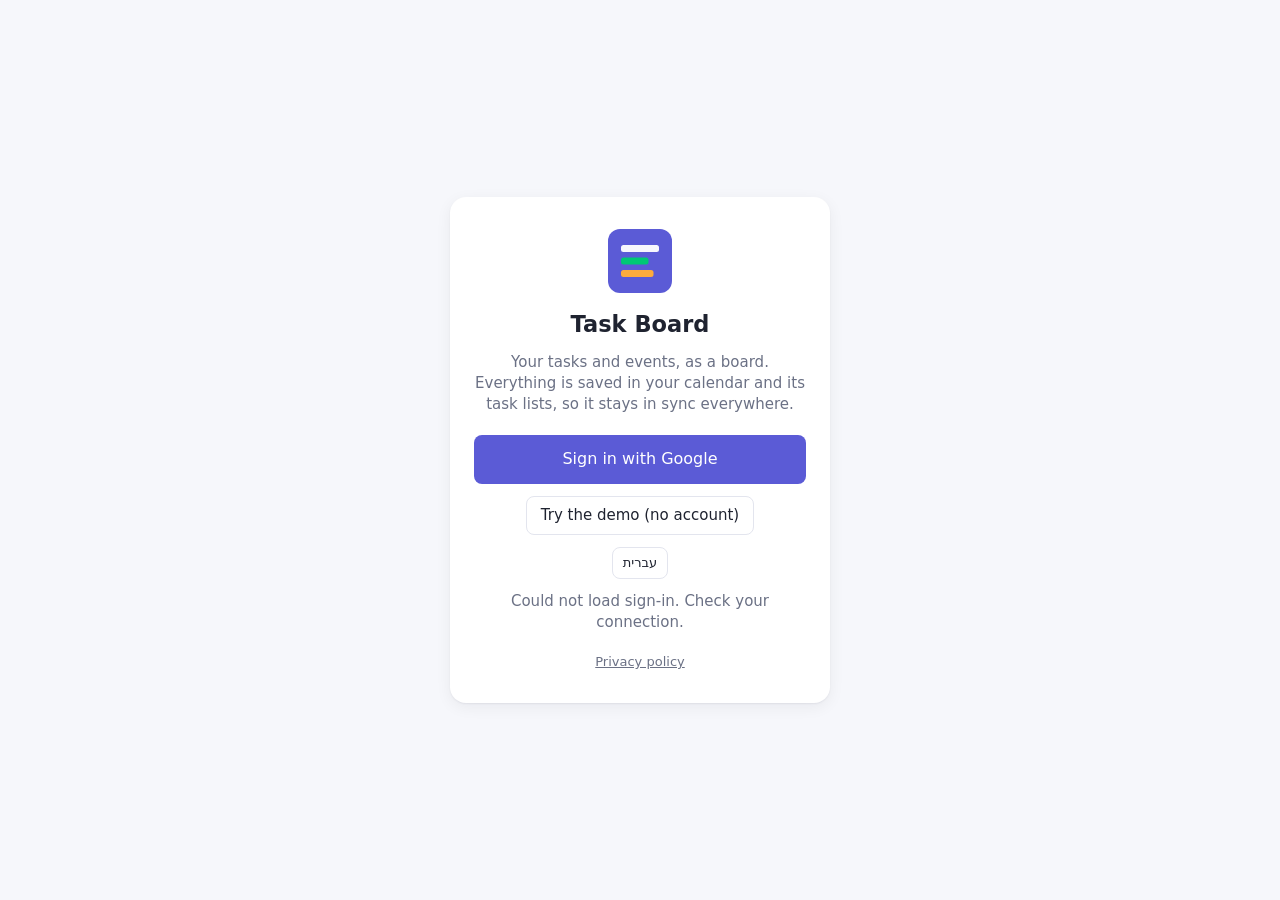
<file: index.html>
<!doctype html>
<html lang="en">
<head>
  <meta charset="utf-8">
  <meta name="viewport" content="width=device-width, initial-scale=1, viewport-fit=cover">
  <!-- Security: the app may only load its own files and talk to Microsoft and Google sign-in and APIs. -->
  <meta http-equiv="Content-Security-Policy" content="default-src 'self'; script-src 'self' https://accounts.google.com/gsi/client; style-src 'self' 'unsafe-inline' https://accounts.google.com/gsi/style; img-src 'self' data: blob:; connect-src 'self' https://login.microsoftonline.com https://graph.microsoft.com https://www.googleapis.com https://tasks.googleapis.com https://oauth2.googleapis.com https://accounts.google.com; frame-src https://login.microsoftonline.com https://login.live.com https://accounts.google.com; object-src 'none'; base-uri 'self'; form-action 'self'">
  <meta name="theme-color" content="#5b5bd6">
  <meta name="apple-mobile-web-app-capable" content="yes">
  <meta name="apple-mobile-web-app-title" content="Tasks">
  <title>Task Board</title>
  <link rel="manifest" href="manifest.webmanifest">
  <link rel="icon" href="icons/icon.svg" type="image/svg+xml">
  <link rel="apple-touch-icon" href="icons/icon-192.png">
  <link rel="stylesheet" href="styles.css?v=14">
</head>
<body>
  <!-- Sign-in screen -->
  <section id="signin" class="signin" hidden>
    <div class="signin-card">
      <img src="icons/icon.svg" alt="" width="64" height="64">
      <h1 data-i18n="app.name">Task Board</h1>
      <p data-i18n="signin.blurb">Your tasks and events, as a board.</p>
      <button id="btn-signin-ms" class="btn primary big" data-i18n="signin.microsoft">Sign in with Microsoft</button>
      <button id="btn-signin-google" class="btn primary big" data-i18n="signin.google">Sign in with Google</button>
      <button id="btn-demo" class="btn ghost" data-i18n="signin.demo">Try the demo (no account)</button>
      <button class="btn ghost small btn-lang" data-i18n="top.lang">עברית</button>
      <p id="signin-error" class="error" hidden></p>
      <a class="muted privacy-link" href="privacy.html" data-i18n="signin.privacy">Privacy policy</a>
      <button class="btn ghost small btn-profile" hidden></button>
    </div>
  </section>

  <!-- Who is using this device (when several profiles are set up) -->
  <section id="profiles" class="signin" hidden>
    <div class="signin-card">
      <img src="icons/icon.svg" alt="" width="64" height="64">
      <h1 data-i18n="profile.who">Who's using Task Board?</h1>
      <div id="profile-list" class="profile-list"></div>
      <button class="btn ghost small btn-lang" data-i18n="top.lang">עברית</button>
    </div>
  </section>

  <!-- Main app -->
  <div id="app" hidden>
    <header class="topbar">
      <div class="brand"><img src="icons/icon.svg" alt="" width="28" height="28"><span data-i18n="app.name">Task Board</span></div>
      <input id="search" class="search" type="search" dir="auto" placeholder="Search…" aria-label="Search" data-i18n-placeholder="top.search" data-i18n-aria-label="top.search">
      <div class="seg views" role="tablist" aria-label="View">
        <button data-view="table" class="active" data-i18n="top.table">Table</button>
        <button data-view="board" data-i18n="top.board">Board</button>
        <button data-view="calendar" data-i18n="top.calendar">Calendar</button>
        <button data-view="priorities" data-i18n="top.priorities">Priorities</button>
        <button data-view="overview" data-i18n="top.overview">Overview</button>
      </div>
      <div class="top-actions">
        <button id="btn-refresh" class="btn icon" title="Sync now" aria-label="Sync now" data-i18n-title="top.sync" data-i18n-aria-label="top.sync">⟳</button>
        <button id="btn-new" class="btn primary" data-i18n="top.new">+ New</button>
        <button id="btn-connect" class="btn ghost small" hidden></button>
        <button id="btn-help" class="btn ghost small icon-text" title="Keyboard shortcuts" data-i18n-title="keys.title">⌨</button>
        <button class="btn ghost small btn-lang" data-i18n="top.lang">עברית</button>
        <button class="btn ghost small btn-profile" hidden></button>
        <button id="btn-signout" class="btn ghost small" data-i18n="top.signout">Sign out</button>
      </div>
    </header>

    <div class="filters">
      <div class="seg small" aria-label="Show">
        <button data-kind="all" class="active" data-i18n="filter.all">All</button>
        <button data-kind="task" data-i18n="filter.tasks">☑ Tasks</button>
        <button data-kind="event" data-i18n="filter.events">📅 Events</button>
      </div>
      <label class="check"><input id="hide-done" type="checkbox"> <span data-i18n="filter.hideDone">Hide done</span></label>
      <button id="btn-filters" class="btn ghost small"><span data-i18n="filter.more">Filters</span> <span id="filter-count"></span></button>
      <span id="sync-state" class="muted"></span>
    </div>

    <div id="filter-panel" class="filter-panel" hidden>
      <label><span data-i18n="col.status">Status</span> <select id="f-status"></select></label>
      <label><span data-i18n="col.priority">Priority</span> <select id="f-priority"></select></label>
      <label><span data-i18n="col.date">Date</span> <select id="f-due"></select></label>
      <label><span data-i18n="filter.category">Category</span> <select id="f-category"></select></label>
      <label><span data-i18n="filter.label">Tag</span> <select id="f-label"></select></label>
      <label class="table-only"><span data-i18n="filter.groupBy">Group by</span> <select id="f-group"></select></label>
      <label><span data-i18n="filter.sortBy">Sort by</span> <select id="f-sort"></select></label>
      <button id="btn-clear-filters" class="btn ghost small" data-i18n="filter.clear">Clear filters</button>
      <button id="btn-tags" class="btn ghost small" data-i18n="tags.manage">🏷 Manage tags</button>
    </div>

    <div id="views-bar" class="views-bar"></div>

    <div id="banner" class="banner" hidden></div>
    <main id="view"></main>

    <div id="bulk-bar" class="bulk-bar" hidden>
      <strong id="bulk-count"></strong>
      <select id="bulk-status" aria-label="Status"></select>
      <select id="bulk-priority" aria-label="Priority"></select>
      <input id="bulk-date" type="date" aria-label="Date">
      <select id="bulk-list" aria-label="List"></select>
      <input id="bulk-label" dir="auto" data-i18n-placeholder="bulk.addLabel" placeholder="+ Label" aria-label="Label">
      <button id="bulk-delete" class="btn danger small" data-i18n="edit.delete">Delete</button>
      <button id="bulk-clear" class="btn ghost small" data-i18n="bulk.clear">Clear selection</button>
    </div>
  </div>

  <!-- Edit dialog -->
  <dialog id="editor">
    <form id="edit-form" method="dialog">
      <h2 id="edit-title">New item</h2>
      <label><span data-i18n="edit.title">Title</span> <input name="title" required autocomplete="off" dir="auto"></label>
      <div class="row2">
        <label><span data-i18n="edit.type">Type</span>
          <select name="source">
            <option value="task" data-i18n="edit.typeTask">Task</option>
            <option value="event" data-i18n="edit.typeEvent">Calendar event</option>
          </select>
        </label>
        <label id="list-field"><span data-i18n="edit.list">List</span> <select name="containerId"></select></label>
      </div>
      <div class="row2">
        <label><span data-i18n="edit.status">Status</span> <select name="status"></select></label>
        <label><span data-i18n="edit.priority">Priority</span> <select name="priority"></select></label>
      </div>
      <div class="row3">
        <label><span data-i18n="edit.date">Date</span> <input name="date" type="date"></label>
        <label class="ev-only"><span data-i18n="edit.start">Start</span> <input name="startTime" type="time"></label>
        <label class="ev-only"><span data-i18n="edit.end">End</span> <input name="endTime" type="time"></label>
      </div>
      <p class="hint ev-only" data-i18n="edit.allDayHint">Leave the times empty for an all-day event.</p>
      <div class="row2">
        <label id="repeat-field"><span data-i18n="edit.repeat">Repeat</span> <select name="repeat"></select></label>
        <label id="remind-field"><span data-i18n="edit.remind">Reminder</span>
          <span class="remind-ctl">
            <select name="remindMode" class="task-only" aria-label="Reminder"></select>
            <input name="remindTime" type="time" class="task-only" aria-label="Time">
            <input name="remindAt" type="datetime-local" class="task-only" aria-label="Date and time">
            <select name="remindMin" class="ev-only"></select>
          </span>
        </label>
      </div>
      <p id="series-hint" class="hint" data-i18n="edit.seriesHint" hidden></p>

      <div id="labels-field" class="field">
        <span class="field-label" data-i18n="edit.labels">Tags</span>
        <div class="chips-edit"><span id="label-chips"></span><input id="label-input" list="label-options" dir="auto" data-i18n-placeholder="edit.labelAdd" placeholder="+ Add tag"></div>
        <div class="tag-add-row"><span class="muted" data-i18n="tags.inCategory">Category for new tags:</span> <select id="label-cat" aria-label="Category"></select></div>
        <datalist id="label-options"></datalist>
      </div>

      <div id="checklist-field" class="field task-only">
        <span class="field-label"><span data-i18n="edit.checklist">Checklist</span> <span id="checklist-progress" class="muted"></span></span>
        <ul id="checklist" class="checklist"></ul>
        <input id="checklist-add" dir="auto" data-i18n-placeholder="edit.checklistAdd" placeholder="+ Add a step">
      </div>

      <label><span data-i18n="edit.notes">Notes</span> <textarea name="notes" rows="3" dir="auto"></textarea></label>

      <div id="links-field" class="field task-only">
        <span class="field-label" data-i18n="edit.links">Links</span>
        <ul id="links" class="linklist"></ul>
        <div class="link-add">
          <input id="link-url" type="url" inputmode="url" placeholder="https://…" aria-label="URL">
          <input id="link-title" dir="auto" data-i18n-placeholder="edit.linkTitle" placeholder="Title (optional)">
          <button type="button" id="btn-link-add" class="btn ghost small" data-i18n="edit.linkAdd">Add</button>
        </div>
      </div>

      <div id="files-field" class="field">
        <span class="field-label" data-i18n="edit.files">Files</span>
        <ul id="files" class="linklist"></ul>
        <p id="files-hint" class="hint" hidden></p>
        <label class="btn ghost small file-btn"><span data-i18n="edit.fileAdd">+ Attach file</span><input id="file-input" type="file" hidden></label>
      </div>

      <div class="dialog-actions">
        <button type="button" id="btn-delete" class="btn danger" data-i18n="edit.delete">Delete</button>
        <button type="button" id="btn-block" class="btn ghost" data-i18n="edit.block">📅 Block time</button>
        <span class="spacer"></span>
        <button type="button" id="btn-cancel" class="btn ghost" data-i18n="edit.cancel">Cancel</button>
        <button type="submit" class="btn primary" data-i18n="edit.save">Save</button>
      </div>
    </form>
  </dialog>

  <!-- Manage tags: change a tag's category or remove it everywhere -->
  <dialog id="tags-dialog">
    <div class="tags-dlg">
      <h2 data-i18n="tags.title">Tags</h2>
      <p class="hint" data-i18n="tags.hint">Pick a category for each tag. The change is saved on every task that has the tag.</p>
      <div id="tags-list" class="tags-list"></div>
      <div class="dialog-actions"><span class="spacer"></span><button class="btn primary" id="btn-tags-close" data-i18n="keys.close">Close</button></div>
    </div>
  </dialog>

  <!-- Keyboard shortcuts -->
  <dialog id="shortcuts">
    <div class="shortcuts">
      <h2 data-i18n="keys.title">Keyboard shortcuts</h2>
      <dl id="shortcut-list"></dl>
      <div class="dialog-actions"><span class="spacer"></span><button class="btn primary" id="btn-shortcuts-close" data-i18n="keys.close">Close</button></div>
    </div>
  </dialog>

  <!-- Confirm / name prompt -->
  <dialog id="ask">
    <form method="dialog" class="ask">
      <p id="ask-msg"></p>
      <input id="ask-input" dir="auto" autocomplete="off" hidden>
      <div class="dialog-actions"><span class="spacer"></span><button value="cancel" class="btn ghost" data-i18n="edit.cancel">Cancel</button><button value="ok" id="ask-ok" class="btn primary">OK</button></div>
    </form>
  </dialog>

  <div id="menu" class="menu" hidden></div>
  <div id="toast" class="toast" hidden></div>

  <script src="config.js?v=14"></script>
  <script src="i18n.js?v=14"></script>
  <script src="core.js?v=14"></script>
  <script src="backends.js?v=14"></script>
  <script src="app.js?v=14"></script>
</body>
</html>
</file>
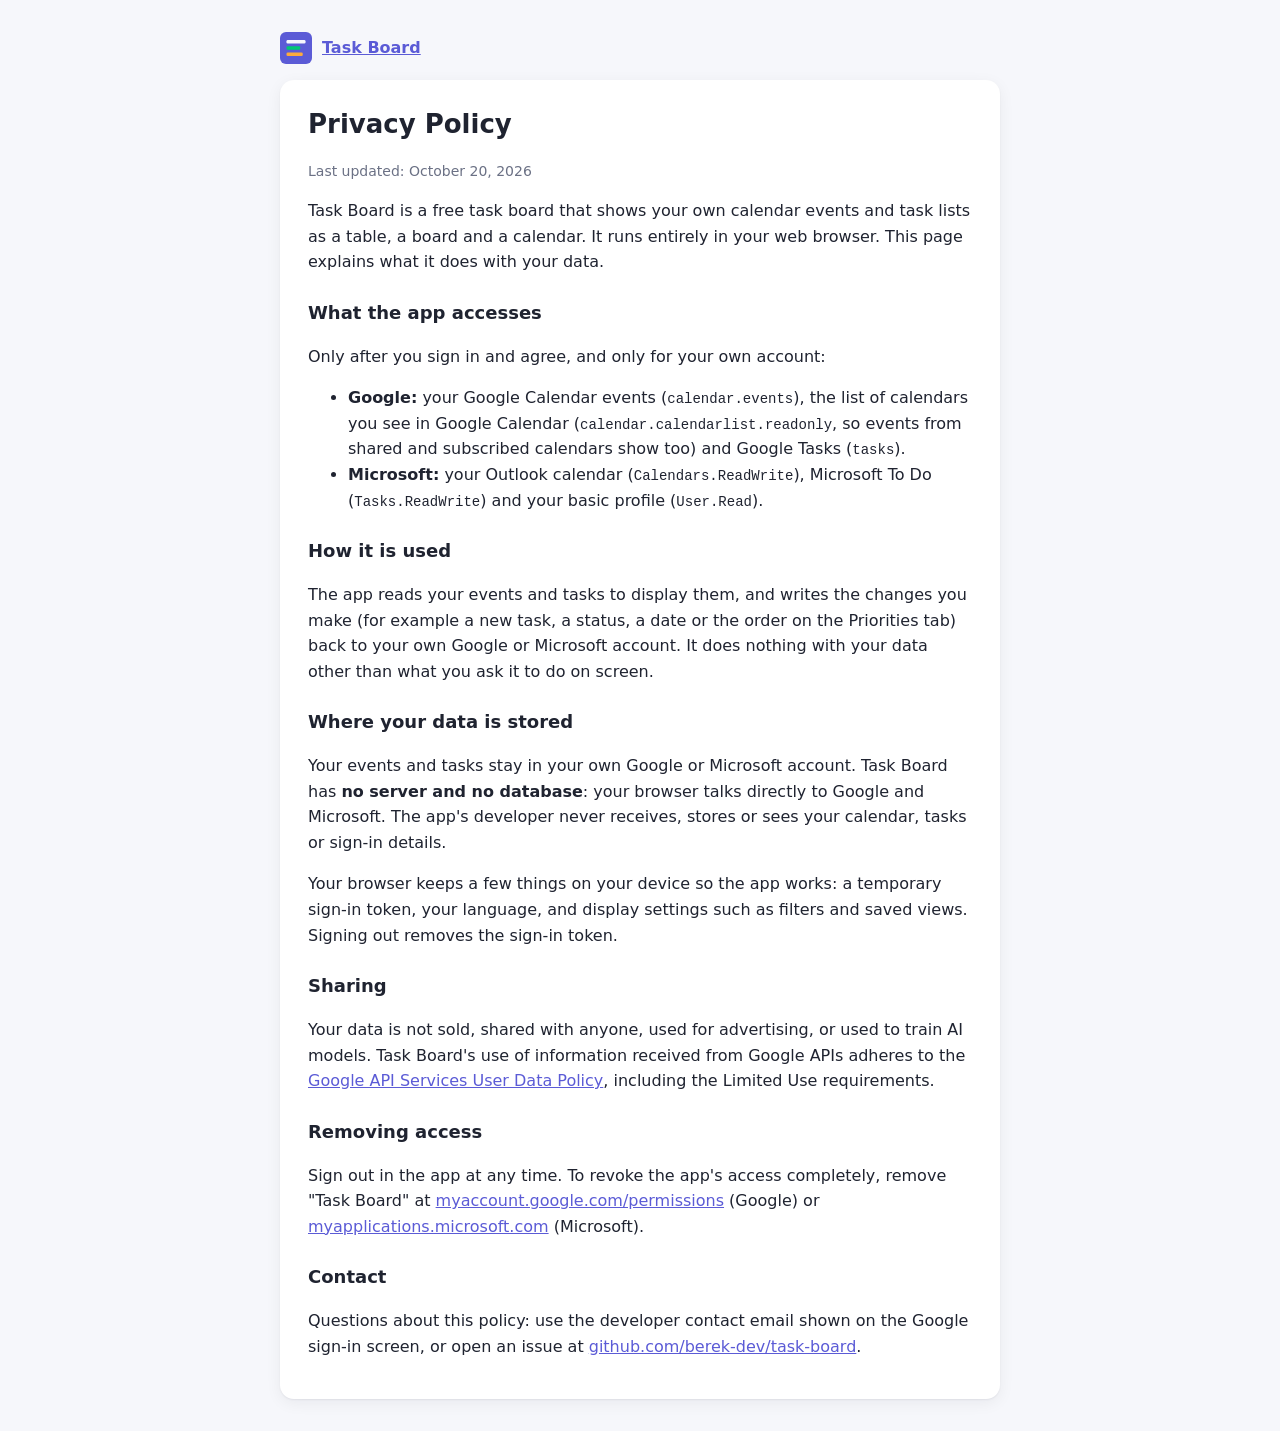
<file: privacy.html>
<!doctype html>
<html lang="en">
<head>
  <meta charset="utf-8">
  <meta name="viewport" content="width=device-width, initial-scale=1">
  <meta http-equiv="Content-Security-Policy" content="default-src 'self'; style-src 'self' 'unsafe-inline'">
  <title>Task Board – Privacy Policy</title>
  <link rel="icon" href="icons/icon.svg" type="image/svg+xml">
  <style>
    :root { --bg: #f6f7fb; --surface: #fff; --text: #1f2330; --muted: #6b7185; --accent: #5b5bd6; color-scheme: light; }
    @media (prefers-color-scheme: dark) { :root { --bg: #15161c; --surface: #1e2029; --text: #e8e9ef; --muted: #9aa0b4; --accent: #7c7cf0; color-scheme: dark; } }
    body { margin: 0; background: var(--bg); color: var(--text); font: 16px/1.6 system-ui, -apple-system, "Segoe UI", Roboto, sans-serif; }
    main { max-width: 720px; margin: 0 auto; padding: 32px max(16px, env(safe-area-inset-left)); }
    .card { background: var(--surface); border-radius: 14px; padding: 24px 28px; box-shadow: 0 1px 2px rgba(20,20,40,.06), 0 4px 16px rgba(20,20,40,.06); }
    h1 { font-size: 26px; margin: 0 0 4px; } h2 { font-size: 18px; margin: 24px 0 6px; }
    .muted { color: var(--muted); font-size: 14px; } a { color: var(--accent); }
    header { display: flex; align-items: center; gap: 10px; margin-bottom: 16px; font-weight: 600; }
    code { font-size: 14px; }
  </style>
</head>
<body>
<main>
  <header><img src="icons/icon.svg" alt="" width="32" height="32"> <a href="./">Task Board</a></header>
  <div class="card">
    <h1>Privacy Policy</h1>
    <p class="muted">Last updated: October 20, 2026</p>

    <p>Task Board is a free task board that shows your own calendar events and task lists as a table, a board
    and a calendar. It runs entirely in your web browser. This page explains what it does with your data.</p>

    <h2>What the app accesses</h2>
    <p>Only after you sign in and agree, and only for your own account:</p>
    <ul>
      <li><strong>Google:</strong> your Google Calendar events (<code>calendar.events</code>), the list of calendars you see in Google Calendar (<code>calendar.calendarlist.readonly</code>, so events from shared and subscribed calendars show too) and Google Tasks (<code>tasks</code>).</li>
      <li><strong>Microsoft:</strong> your Outlook calendar (<code>Calendars.ReadWrite</code>), Microsoft To Do (<code>Tasks.ReadWrite</code>) and your basic profile (<code>User.Read</code>).</li>
    </ul>

    <h2>How it is used</h2>
    <p>The app reads your events and tasks to display them, and writes the changes you make (for example a new
    task, a status, a date or the order on the Priorities tab) back to your own Google or Microsoft account.
    It does nothing with your data other than what you ask it to do on screen.</p>

    <h2>Where your data is stored</h2>
    <p>Your events and tasks stay in your own Google or Microsoft account. Task Board has <strong>no server and no
    database</strong>: your browser talks directly to Google and Microsoft. The app's developer never receives,
    stores or sees your calendar, tasks or sign-in details.</p>
    <p>Your browser keeps a few things on your device so the app works: a temporary sign-in token, your language,
    and display settings such as filters and saved views. Signing out removes the sign-in token.</p>

    <h2>Sharing</h2>
    <p>Your data is not sold, shared with anyone, used for advertising, or used to train AI models.
    Task Board's use of information received from Google APIs adheres to the
    <a href="https://developers.google.com/terms/api-services-user-data-policy" target="_blank" rel="noopener">Google API Services User Data Policy</a>,
    including the Limited Use requirements.</p>

    <h2>Removing access</h2>
    <p>Sign out in the app at any time. To revoke the app's access completely, remove "Task Board" at
    <a href="https://myaccount.google.com/permissions" target="_blank" rel="noopener">myaccount.google.com/permissions</a> (Google) or
    <a href="https://myapplications.microsoft.com" target="_blank" rel="noopener">myapplications.microsoft.com</a> (Microsoft).</p>

    <h2>Contact</h2>
    <p>Questions about this policy: use the developer contact email shown on the Google sign-in screen, or open an
    issue at <a href="https://github.com/berek-dev/task-board/issues" target="_blank" rel="noopener">github.com/berek-dev/task-board</a>.</p>
  </div>
</main>
</body>
</html>
</file>
<file: styles.css>
:root {
  --bg: #f6f7fb;
  --surface: #ffffff;
  --surface-2: #f0f1f6;
  --text: #1f2330;
  --muted: #6b7185;
  --border: #e3e5ee;
  --accent: #5b5bd6;
  --accent-text: #ffffff;
  --danger: #d83a52;
  --s-todo: #c4c4c4;
  --s-working: #fdab3d;
  --s-stuck: #e2445c;
  --s-done: #00c875;
  --p-none: #e3e5ee;
  --p-low: #579bfc;
  --p-medium: #a25ddc;
  --p-high: #401694;
  --radius: 10px;
  --shadow: 0 1px 2px rgba(20, 20, 40, .06), 0 4px 16px rgba(20, 20, 40, .06);
}
@media (prefers-color-scheme: dark) {
  :root:not([data-theme="light"]) {
    --bg: #15161c;
    --surface: #1e2029;
    --surface-2: #272a35;
    --text: #e8e9ef;
    --muted: #9aa0b4;
    --border: #2f3240;
    --accent: #7c7cf0;
    --s-todo: #6b6f80;
    --p-none: #2f3240;
    --p-high: #7b4fd6;
    --shadow: 0 1px 2px rgba(0, 0, 0, .3), 0 4px 16px rgba(0, 0, 0, .25);
    color-scheme: dark;
  }
}
:root[data-theme="dark"] {
  --bg: #15161c;
  --surface: #1e2029;
  --surface-2: #272a35;
  --text: #e8e9ef;
  --muted: #9aa0b4;
  --border: #2f3240;
  --accent: #7c7cf0;
  --s-todo: #6b6f80;
  --p-none: #2f3240;
  --p-high: #7b4fd6;
  --shadow: 0 1px 2px rgba(0, 0, 0, .3), 0 4px 16px rgba(0, 0, 0, .25);
  color-scheme: dark;
}

* { box-sizing: border-box; }
html, body { margin: 0; }
body {
  background: var(--bg);
  color: var(--text);
  font: 15px/1.4 system-ui, -apple-system, "Segoe UI", Roboto, sans-serif;
  -webkit-tap-highlight-color: transparent;
  padding-bottom: env(safe-area-inset-bottom);
}
[hidden] { display: none !important; }
button, input, select, textarea { font: inherit; color: inherit; }
.muted { color: var(--muted); font-size: 13px; }
.error { color: var(--danger); }

/* Buttons */
.btn {
  border: 1px solid transparent; border-radius: 8px; padding: 8px 14px;
  background: var(--surface-2); cursor: pointer; white-space: nowrap;
}
.btn:hover { filter: brightness(.97); }
.btn.primary { background: var(--accent); color: var(--accent-text); }
.btn.ghost { background: transparent; border-color: var(--border); }
.btn.danger { background: transparent; color: var(--danger); border-color: var(--danger); }
.btn.big { padding: 12px 20px; font-size: 16px; width: 100%; }
.btn.small { padding: 6px 10px; font-size: 13px; }
.btn.icon { padding: 6px 10px; font-size: 18px; line-height: 1; background: transparent; }
.btn.icon.spin { animation: spin 1s linear infinite; }
@keyframes spin { to { transform: rotate(360deg); } }

/* Sign-in */
.signin { min-height: 100vh; display: grid; place-items: center; padding: 16px; }
.signin-card {
  background: var(--surface); border-radius: 16px; box-shadow: var(--shadow);
  padding: 32px 24px; max-width: 380px; width: 100%; text-align: center;
  display: grid; gap: 12px; justify-items: center;
}
.signin-card h1 { margin: 4px 0 0; }
.signin-card p { margin: 0 0 8px; color: var(--muted); }

/* Top bar */
.topbar {
  position: sticky; top: 0; z-index: 5;
  display: flex; align-items: center; gap: 12px; flex-wrap: wrap;
  padding: 10px 16px; padding-top: max(10px, env(safe-area-inset-top));
  background: var(--surface); border-bottom: 1px solid var(--border);
}
.brand { display: flex; align-items: center; gap: 8px; font-weight: 700; font-size: 17px; }
.search {
  flex: 1; min-width: 140px; max-width: 360px;
  border: 1px solid var(--border); border-radius: 8px; padding: 8px 12px; background: var(--bg);
}
.top-actions { display: flex; gap: 8px; align-items: center; margin-inline-start: auto; }
.seg { display: inline-flex; background: var(--surface-2); border-radius: 8px; padding: 3px; }
.seg button { border: 0; background: transparent; padding: 6px 12px; border-radius: 6px; cursor: pointer; }
.seg button.active { background: var(--surface); box-shadow: var(--shadow); font-weight: 600; }
.seg.small button { padding: 4px 10px; font-size: 13px; }

.filters { display: flex; align-items: center; gap: 14px; padding: 12px 16px 0; flex-wrap: wrap; }
.check { display: inline-flex; gap: 6px; align-items: center; font-size: 14px; cursor: pointer; }
.banner {
  margin: 12px 16px 0; padding: 10px 14px; border-radius: 8px;
  background: #fff3cd; color: #6b4e00; cursor: pointer;
}
main { padding: 16px; }

/* Table view */
.group { margin-bottom: 24px; }
.group-head {
  display: flex; align-items: center; gap: 8px; margin: 0 0 8px;
  font-weight: 700; font-size: 17px; cursor: pointer; user-select: none;
}
.group-head .count { font-weight: 400; color: var(--muted); font-size: 13px; }
.group-head .caret { transition: transform .15s; display: inline-block; }
.group.collapsed .caret { transform: rotate(-90deg); }
.group.collapsed .table { display: none; }
.table {
  background: var(--surface); border-radius: var(--radius); box-shadow: var(--shadow);
  border-inline-start: 6px solid var(--group-color, var(--accent)); overflow: hidden;
}
.tr {
  display: grid; grid-template-columns: 38px minmax(0, 1fr) 140px 110px 150px;
  align-items: stretch; border-bottom: 1px solid var(--border); min-height: 44px;
}
.tr:last-child { border-bottom: 0; }
.tr.head { font-size: 12px; color: var(--muted); min-height: 34px; }
.tr.head > div { display: flex; align-items: center; justify-content: center; }
.tr.head > div:nth-child(2) { justify-content: flex-start; padding-inline-start: 4px; }
.cell-title {
  display: flex; align-items: center; gap: 8px; padding: 8px 10px 8px 4px; padding-inline: 4px 10px; cursor: pointer; min-width: 0;
}
.cell-title .t { overflow: hidden; text-overflow: ellipsis; white-space: nowrap; }
.cell-title .kind { flex: none; font-size: 14px; opacity: .8; }
.tr.done .cell-title .t { text-decoration: line-through; color: var(--muted); }
.cell-date { display: flex; align-items: center; justify-content: center; font-size: 13px; color: var(--muted); padding: 0 8px; text-align: center; }
.cell-date.overdue { color: var(--danger); font-weight: 600; }
.pill {
  border: 0; margin: 0; width: 100%; height: 100%; min-height: 44px; color: #fff;
  font-size: 13px; font-weight: 500; cursor: pointer; border-inline-start: 1px solid var(--surface);
}
.pill.p-none { color: var(--muted); }
.add-row { padding: 0; }
.add-row input {
  width: 100%; border: 0; background: transparent; padding: 12px 14px; outline: none;
}
.add-row input::placeholder { color: var(--muted); }

/* Board view */
.board { display: grid; grid-template-columns: repeat(4, minmax(240px, 1fr)); gap: 14px; overflow-x: auto; }
.col { background: var(--surface-2); border-radius: var(--radius); padding: 10px; min-height: 200px; }
.col.drop { outline: 2px dashed var(--accent); }
.col-head {
  display: flex; justify-content: space-between; align-items: center; color: #fff; font-weight: 600;
  padding: 8px 12px; border-radius: 8px; margin-bottom: 10px;
}
.card {
  background: var(--surface); border-radius: 8px; box-shadow: var(--shadow);
  padding: 10px 12px; margin-bottom: 8px; cursor: grab; border-inline-start: 4px solid var(--group-color, var(--accent));
}
.card.dragging { opacity: .5; }
.card .t { font-weight: 500; margin-bottom: 6px; word-break: break-word; }
.card .meta { display: flex; gap: 8px; flex-wrap: wrap; align-items: center; font-size: 12px; color: var(--muted); }
.tag { padding: 2px 8px; border-radius: 99px; color: #fff; font-size: 11px; }
.card .meta .overdue { color: var(--danger); font-weight: 600; }

.empty { text-align: center; color: var(--muted); padding: 48px 16px; }

/* Popover menu */
.menu {
  position: fixed; z-index: 20; background: var(--surface); border-radius: 10px;
  box-shadow: 0 8px 30px rgba(0, 0, 0, .2); padding: 6px; display: grid; gap: 4px; min-width: 160px;
}
.menu button {
  border: 0; border-radius: 6px; padding: 9px 12px; color: #fff; cursor: pointer; font-weight: 500; text-align: center;
}
.menu button.p-none { color: var(--muted); }

/* Dialog */
dialog {
  border: 0; border-radius: 14px; padding: 0; width: min(520px, calc(100vw - 24px));
  background: var(--surface); color: var(--text); box-shadow: 0 20px 60px rgba(0, 0, 0, .3);
}
dialog::backdrop { background: rgba(10, 10, 20, .45); }
dialog form { display: grid; gap: 12px; padding: 20px; }
dialog h2 { margin: 0 0 4px; font-size: 19px; }
dialog label { display: grid; gap: 4px; font-size: 13px; color: var(--muted); }
dialog input, dialog select, dialog textarea {
  border: 1px solid var(--border); border-radius: 8px; padding: 9px 10px; background: var(--bg); width: 100%;
}
.row2 { display: grid; grid-template-columns: 1fr 1fr; gap: 10px; }
.row3 { display: grid; grid-template-columns: 1.4fr 1fr 1fr; gap: 10px; }
.hint { margin: -6px 0 0; font-size: 12px; color: var(--muted); }
.dialog-actions { display: flex; gap: 8px; align-items: center; margin-top: 4px; }
.spacer { flex: 1; }
form.is-task .ev-only { display: none; }
form.is-task .row3 { grid-template-columns: 1fr; }

.toast {
  position: fixed; left: 50%; bottom: calc(20px + env(safe-area-inset-bottom)); transform: translateX(-50%);
  background: #222; color: #fff; padding: 10px 16px; border-radius: 8px; z-index: 30; max-width: 90vw;
}

/* Phone layout */
@media (max-width: 720px) {
  .topbar { gap: 6px; padding: 8px 12px; flex-wrap: wrap; }
  .brand span { display: none; }
  .topbar .seg button { padding: 6px 9px; }
  .top-actions { gap: 4px; }
  .top-actions .btn { padding: 7px 10px; }
  #btn-signout { font-size: 12px; }
  .search { order: 5; flex-basis: 100%; max-width: none; }
  .filters { padding: 10px 12px 0; gap: 10px; }
  main { padding: 12px; }
  .tr { grid-template-columns: 34px minmax(0, 1fr) 130px; grid-template-rows: auto auto; }
  .tr.head { display: none; }
  .tr > .cell-sel { grid-row: 1 / 3; }
  .cell-title { grid-column: 2 / 4; padding-bottom: 2px; flex-wrap: wrap; row-gap: 4px; }
  .tr > .pill-status { grid-column: 2; grid-row: 2; }
  .tr > .pill-priority { display: none; }
  .tr > .cell-date { grid-column: 3; grid-row: 2; justify-content: flex-end; padding-inline-end: 12px; }
  .pill { min-height: 32px; border-radius: 6px; margin: 4px 0 8px; width: auto; justify-self: start; padding: 0 14px; border-inline-start: 0; }
  .cell-title .t { white-space: normal; }
  .board { grid-template-columns: repeat(4, 82vw); scroll-snap-type: x mandatory; }
  .col { scroll-snap-align: start; }
  .row3 { grid-template-columns: 1fr 1fr; }
  .row3 label:first-child { grid-column: 1 / 3; }
}

/* Right-to-left (Hebrew) */
[dir="rtl"] .group.collapsed .caret { transform: rotate(90deg); }
[dir="rtl"] .cell-date, [dir="rtl"] .card .meta { unicode-bidi: plaintext; }
.btn-lang { font-size: 13px; }
@media (max-width: 720px) {
  .topbar .btn-lang { padding: 7px 8px; font-size: 12px; }
}

/* Overview */
.overview { display: grid; gap: 16px; }
.tiles { display: grid; grid-template-columns: repeat(4, 1fr); gap: 12px; }
.tile { background: var(--surface); border-radius: var(--radius); box-shadow: var(--shadow); padding: 14px 16px; }
.tile .num { font-size: 30px; font-weight: 700; line-height: 1.1; }
.tile .lbl { color: var(--muted); font-size: 13px; margin-top: 4px; }
.tile.warn { border-inline-start: 4px solid var(--danger); }
.tile.warn .num { color: var(--danger); }
.ov-cols { display: grid; grid-template-columns: 1fr 1fr; gap: 16px; align-items: start; }
.ov-cols > div { display: grid; gap: 16px; }
.panel { background: var(--surface); border-radius: var(--radius); box-shadow: var(--shadow); padding: 14px 16px; }
.panel h3 { margin: 0 0 12px; font-size: 15px; }
.panel h4 { margin: 12px 0 4px; font-size: 13px; color: var(--muted); font-weight: 600; }
.panel h4:first-of-type { margin-top: 0; }
.panel ul { list-style: none; margin: 0; padding: 0; }
.panel p { margin: 0; }
.sbar { display: flex; gap: 2px; height: 14px; border-radius: 4px; overflow: hidden; background: var(--surface-2); }
.sbar span { min-width: 6px; border-radius: 4px; }
.legend { display: grid; grid-template-columns: repeat(2, 1fr); gap: 6px 16px; margin-top: 12px !important; font-size: 14px; }
.legend li { display: flex; align-items: center; gap: 8px; }
.legend b { margin-inline-start: auto; }
.legend .muted { min-width: 36px; text-align: end; }
.dot { width: 10px; height: 10px; border-radius: 50%; flex: none; display: inline-block; }
.glist { margin-bottom: 14px; }
.glist:last-child { margin-bottom: 0; }
.glist-head { display: flex; justify-content: space-between; align-items: center; margin-bottom: 6px; font-size: 14px; gap: 8px; }
.gname { display: inline-flex; align-items: center; gap: 8px; font-weight: 600; }
.ov-item { display: flex; align-items: center; gap: 10px; padding: 8px 4px; border-bottom: 1px solid var(--border); cursor: pointer; font-size: 14px; }
.ov-item:last-child { border-bottom: 0; }
.ov-item:hover { background: var(--surface-2); }
.ov-item .t { flex: 1; min-width: 0; overflow: hidden; text-overflow: ellipsis; white-space: nowrap; }
.ov-item .when { color: var(--muted); font-size: 13px; white-space: nowrap; unicode-bidi: plaintext; }
.ov-item .when.overdue { color: var(--danger); font-weight: 600; }
@media (max-width: 720px) {
  .tiles { grid-template-columns: repeat(2, 1fr); }
  .ov-cols { grid-template-columns: 1fr; }
}

/* ---------- Selection, badges, labels ---------- */
.cell-sel { display: flex; align-items: center; justify-content: center; cursor: pointer; }
.cell-sel input { width: 16px; height: 16px; cursor: pointer; accent-color: var(--accent); }
.tr.selected { background: color-mix(in srgb, var(--accent) 8%, transparent); }
.badges { display: inline-flex; gap: 4px; flex-wrap: wrap; align-items: center; flex: none; max-width: 60%; }
.badge { font-size: 11px; color: var(--muted); background: var(--surface-2); border-radius: 99px; padding: 1px 7px; white-space: nowrap; }
.badge.full { color: var(--s-done); font-weight: 600; }
.lchip { display: inline-flex; align-items: center; gap: 5px; font-size: 11px; color: var(--text); border: 1px solid var(--border); border-radius: 99px; padding: 1px 8px; white-space: nowrap; background: var(--surface); }
.lchip .dot { width: 8px; height: 8px; background: var(--cat, var(--accent)); }
.lchip { border-color: color-mix(in srgb, var(--cat, var(--border)) 45%, var(--border)); background: color-mix(in srgb, var(--cat, transparent) 10%, var(--surface)); }
.lchip .lcat { color: var(--cat); font-weight: 600; }
.lchip .lcat::after { content: " ›"; color: var(--muted); font-weight: 400; }
.lchip .x { border: 0; background: none; color: var(--muted); cursor: pointer; padding: 0 0 0 2px; font-size: 14px; line-height: 1; }
.card .meta .badges { max-width: none; }

/* ---------- Filters and saved views ---------- */
#btn-filters.on { border-color: var(--accent); color: var(--accent); }
.filter-panel { display: flex; flex-wrap: wrap; gap: 10px 14px; align-items: end; margin: 10px 16px 0; padding: 12px 14px; background: var(--surface); border-radius: var(--radius); box-shadow: var(--shadow); }
.filter-panel label { display: grid; gap: 3px; font-size: 12px; color: var(--muted); }
.filter-panel select { border: 1px solid var(--border); border-radius: 8px; padding: 6px 8px; background: var(--bg); min-width: 130px; }
.views-bar { display: flex; gap: 8px; padding: 10px 16px 0; overflow-x: auto; scrollbar-width: none; }
.vchip { display: inline-flex; align-items: center; border: 1px solid var(--border); border-radius: 99px; background: var(--surface); white-space: nowrap; flex: none; font-size: 13px; }
.vchip button { border: 0; background: none; padding: 5px 12px; cursor: pointer; border-radius: 99px; }
.vchip .x { padding: 5px 10px 5px 0; padding-inline: 0 10px; color: var(--muted); }
.vchip.active { background: var(--accent); border-color: var(--accent); }
.vchip.active button { color: var(--accent-text); }
button.vchip.add { padding: 5px 12px; cursor: pointer; color: var(--accent); border-style: dashed; }

/* ---------- Bulk bar ---------- */
.bulk-bar {
  position: fixed; inset-inline: 0; bottom: 0; z-index: 15; display: flex; flex-wrap: wrap; gap: 8px; align-items: center;
  padding: 10px 16px calc(10px + env(safe-area-inset-bottom)); background: var(--surface); border-top: 2px solid var(--accent);
  box-shadow: 0 -6px 20px rgba(0, 0, 0, .12);
}
.bulk-bar select, .bulk-bar input { border: 1px solid var(--border); border-radius: 8px; padding: 6px 8px; background: var(--bg); max-width: 170px; }
body.has-bulk main { padding-bottom: 120px; }

/* ---------- Editor additions ---------- */
form:not(.is-task) .task-only { display: none; }
.field { display: grid; gap: 6px; }
.field-label { font-size: 13px; color: var(--muted); }
.chips-edit { display: flex; flex-wrap: wrap; gap: 6px; align-items: center; border: 1px solid var(--border); border-radius: 8px; padding: 6px 8px; background: var(--bg); }
.chips-edit #label-chips { display: contents; }
.chips-edit input { border: 0; background: transparent; padding: 3px 2px; flex: 1; min-width: 120px; outline: none; }
.lchip:has(.x) { font-size: 12px; padding: 2px 8px; }
.checklist, .linklist { list-style: none; margin: 0; padding: 0; display: grid; gap: 2px; }
.checklist li { display: flex; align-items: center; gap: 8px; }
.checklist li input[type=checkbox] { width: 16px; height: 16px; flex: none; accent-color: var(--s-done); }
.checklist .ck-text { flex: 1; border: 0 !important; border-bottom: 1px solid transparent !important; border-radius: 0 !important; padding: 5px 2px !important; background: transparent !important; }
.checklist .ck-text:focus { border-bottom-color: var(--accent) !important; outline: none; }
.checklist li.done .ck-text { text-decoration: line-through; color: var(--muted); }
.x { border: 0; background: none; color: var(--muted); cursor: pointer; font-size: 18px; line-height: 1; padding: 2px 6px; }
.x:hover { color: var(--danger); }
.linklist li { display: flex; align-items: center; gap: 8px; min-width: 0; }
.linklist a, .linkish { color: var(--accent); text-decoration: none; overflow: hidden; text-overflow: ellipsis; white-space: nowrap; flex: 1; text-align: start; }
.linkish { border: 0; background: none; cursor: pointer; padding: 4px 0; font: inherit; }
.link-add { display: grid; grid-template-columns: 1.4fr 1fr auto; gap: 6px; }
.file-btn { justify-self: start; display: inline-block !important; color: var(--text) !important; }
dialog#editor { max-height: calc(100dvh - 24px); }
dialog#editor form { overflow-y: auto; max-height: calc(100dvh - 24px); }

/* ---------- Shortcuts dialog ---------- */
.shortcuts { padding: 20px; }
.shortcuts h2 { margin: 0 0 12px; font-size: 19px; }
.shortcuts dl { display: grid; grid-template-columns: auto 1fr; gap: 8px 16px; margin: 0 0 12px; }
.shortcuts dt { white-space: nowrap; }
.shortcuts dd { margin: 0; color: var(--muted); }
kbd { font: 12px/1 ui-monospace, monospace; background: var(--surface-2); border: 1px solid var(--border); border-bottom-width: 2px; border-radius: 5px; padding: 3px 6px; }

/* ---------- Calendar ---------- */
.calendar { display: grid; gap: 12px; }
.cal-nav { display: flex; align-items: center; gap: 6px; flex-wrap: wrap; }
.cal-nav h3 { margin: 0 8px; font-size: 17px; flex: 1; }
.cal-nav .arrow { font-size: 18px; padding: 4px 12px; }
[dir="rtl"] .cal-nav .arrow { transform: scaleX(-1); }
.cal-body { display: grid; grid-template-columns: minmax(0, 1fr) 260px; gap: 14px; align-items: start; }
.cal-week, .cal-month { background: var(--surface); border-radius: var(--radius); box-shadow: var(--shadow); overflow: hidden; }
.cw-row { display: grid; grid-template-columns: 52px repeat(7, minmax(0, 1fr)); }
.gutter { font-size: 11px; color: var(--muted); display: flex; align-items: center; justify-content: center; text-align: center; }
.cw-heads { border-bottom: 1px solid var(--border); }
.cw-dayhead { display: flex; align-items: center; justify-content: center; gap: 6px; padding: 8px 2px; font-size: 13px; color: var(--muted); position: relative; }
.cw-dayhead b { font-size: 16px; color: var(--text); }
.cw-dayhead.today b { background: var(--accent); color: var(--accent-text); border-radius: 99px; min-width: 28px; height: 28px; display: inline-grid; place-items: center; }
.cw-allday { border-bottom: 1px solid var(--border); min-height: 36px; }
.cw-adcell { border-inline-start: 1px solid var(--border); padding: 3px; display: grid; gap: 3px; align-content: start; min-width: 0; }
.cal-scroll { max-height: calc(100dvh - 320px); min-height: 320px; overflow-y: auto; }
.cw-grid { position: relative; }
.hours { position: relative; display: block; }
.hours .hr { position: absolute; inset-inline: 0; transform: translateY(-50%); font-size: 11px; color: var(--muted); text-align: center; }
.hours .hr:first-child { transform: none; }
.cw-col {
  position: relative; border-inline-start: 1px solid var(--border);
  background-image: repeating-linear-gradient(to bottom, var(--border) 0 1px, transparent 1px var(--hour));
}
.cw-col.today { background-color: color-mix(in srgb, var(--accent) 5%, transparent); }
.cal-ev {
  position: absolute; box-sizing: border-box; padding: 2px 6px; border-radius: 6px; overflow: hidden; cursor: grab; font-size: 12px; line-height: 1.25;
  background: var(--surface-2); border: 1px solid var(--surface); border-inline-start: 4px solid var(--c);
}
.cal-ev .tm, .cal-chip .tm { color: var(--muted); font-size: 11px; margin-inline-end: 3px; }
.cal-ev.done, .cal-chip.done { opacity: .55; text-decoration: line-through; }
.cal-chip {
  font-size: 12px; padding: 2px 6px; border-radius: 5px; background: var(--surface-2); border-inline-start: 3px solid var(--c);
  white-space: nowrap; overflow: hidden; text-overflow: ellipsis; cursor: grab; min-width: 0;
}
.drop { outline: 2px dashed var(--accent); outline-offset: -2px; }
.dragging { opacity: .5; }
.cm-names { display: grid; grid-template-columns: repeat(7, minmax(0, 1fr)); border-bottom: 1px solid var(--border); }
.cm-name { text-align: center; font-size: 12px; color: var(--muted); padding: 8px 2px; }
.cm-grid { display: grid; grid-template-columns: repeat(7, minmax(0, 1fr)); grid-auto-rows: minmax(104px, auto); }
.cm-cell { border-inline-start: 1px solid var(--border); border-bottom: 1px solid var(--border); padding: 4px; display: grid; gap: 3px; align-content: start; min-width: 0; }
.cm-cell:nth-child(7n + 1) { border-inline-start: 0; }
.cm-cell.dim { background: var(--bg); }
.cm-cell.dim .cm-head b { color: var(--muted); }
.cm-head { display: flex; align-items: center; justify-content: space-between; font-size: 13px; }
.cm-cell.today .cm-head b { background: var(--accent); color: var(--accent-text); border-radius: 99px; min-width: 24px; height: 24px; display: inline-grid; place-items: center; }
.cm-add { border: 0; background: none; color: var(--muted); cursor: pointer; font-size: 16px; line-height: 1; padding: 0 4px; opacity: 0; }
.cw-dayhead .cm-add { position: absolute; inset-inline-end: 4px; }
.cm-cell:hover .cm-add, .cw-dayhead:hover .cm-add, .cm-add:focus { opacity: 1; }
@media (hover: none) { .cm-add { opacity: .6; } }
.cm-more { border: 0; background: none; color: var(--accent); font-size: 12px; cursor: pointer; text-align: start; padding: 0 4px; }
.cal-side { background: var(--surface); border-radius: var(--radius); box-shadow: var(--shadow); padding: 12px 14px; max-height: calc(100dvh - 200px); overflow-y: auto; }
.cal-side h3 { margin: 0 0 4px; font-size: 15px; }
.cal-side .hint { margin: 0 0 8px; }
.cal-side ul { list-style: none; margin: 0; padding: 0; }
.side-task { display: flex; align-items: center; gap: 8px; padding: 7px 4px; border-bottom: 1px solid var(--border); cursor: grab; font-size: 14px; }
.side-task:last-child { border-bottom: 0; }
.side-task .t { flex: 1; min-width: 0; overflow: hidden; text-overflow: ellipsis; white-space: nowrap; }
.side-task .when { color: var(--muted); font-size: 12px; white-space: nowrap; unicode-bidi: plaintext; }
.side-task .when.overdue { color: var(--danger); }

@media (max-width: 900px) {
  .cal-body { grid-template-columns: 1fr; }
  .cal-side { max-height: none; }
}
@media (max-width: 720px) {
  .filter-panel { margin: 10px 12px 0; }
  .filter-panel label { flex: 1 1 40%; }
  .filter-panel select { min-width: 0; width: 100%; }
  .views-bar { padding: 10px 12px 0; }
  .topbar .seg.views button { padding: 6px 7px; font-size: 14px; }
  #btn-help { display: none; }
  .cal-week { overflow-x: auto; }
  .cw-row { grid-template-columns: 40px repeat(7, minmax(64px, 1fr)); min-width: 500px; }
  .cal-scroll { overflow: visible; max-height: none; min-height: 0; }
  .cm-grid { grid-auto-rows: minmax(76px, auto); }
  .cm-cell .cal-chip { font-size: 10px; padding: 1px 3px; }
  .cm-cell .cal-chip .tm { display: none; }
  .link-add { grid-template-columns: 1fr; }
  .bulk-bar select, .bulk-bar input { flex: 1 1 40%; max-width: none; }
}
.dialog-actions { flex-wrap: wrap; }
dialog form > * { min-width: 0; }
@media (max-width: 720px) {
  .cw-dayhead { flex-direction: column; gap: 0; padding: 6px 2px; }
  .cw-dayhead span { font-size: 11px; }
  .cw-dayhead .cm-add { display: none; }
}

/* In-page confirm / prompt */
#ask { width: min(420px, calc(100vw - 32px)); }
.ask p { margin: 0; overflow-wrap: anywhere; }
.ask input { padding: 8px 10px; border: 1px solid var(--border); border-radius: 8px; background: var(--surface); }

/* Profile picker */
.profile-list { display: grid; gap: 10px; width: 100%; }
.profile-list .btn { width: 100%; }

/* ---------- One-time reminders ---------- */
#remind-field { grid-column: 1 / -1; }
.remind-ctl { display: flex; flex-wrap: wrap; gap: 8px; }
.remind-ctl > * { flex: 1 1 140px; min-width: 0; }

/* ---------- Board: move cards without dragging ---------- */
.card-top { display: flex; align-items: flex-start; gap: 8px; }
.card-top .t { flex: 1; min-width: 0; }
.card-status {
  flex: none; border: 0; border-radius: 6px; color: #fff; font-size: 12px; font-weight: 600;
  padding: 4px 8px; cursor: pointer; white-space: nowrap;
}
@media (hover: hover) and (pointer: fine) { .card-status { display: none; } }
.col-tabs { display: none; }
.card, .tr { -webkit-touch-callout: none; }
@media (pointer: coarse) { .card, .tr { user-select: none; -webkit-user-select: none; } }

/* ---------- Phone: bottom tab bar, add button, full-screen editor ---------- */
@media (max-width: 720px) {
  .col-tabs {
    display: flex; gap: 6px; overflow-x: auto; margin: 0 0 10px; padding-bottom: 2px; scrollbar-width: none;
  }
  .col-tabs button {
    flex: none; border: 0; border-radius: 99px; padding: 8px 12px; font-size: 14px; color: #fff;
    background: var(--c); font-weight: 600;
  }
  .col-tabs b { background: rgba(255, 255, 255, .28); border-radius: 99px; padding: 0 7px; margin-inline-start: 4px; }
  .board { grid-template-columns: repeat(4, calc(100vw - 40px)); gap: 12px; scroll-padding-inline: 0; }
  .card { padding: 12px; }
  .card-status { font-size: 13px; padding: 7px 10px; }

  .topbar .seg.views {
    position: fixed; inset-inline: 0; bottom: 0; z-index: 20; display: grid; grid-template-columns: repeat(4, 1fr);
    border-radius: 0; margin: 0; padding: 4px 4px calc(4px + env(safe-area-inset-bottom));
    background: var(--surface); border-top: 1px solid var(--border); box-shadow: 0 -4px 16px rgba(0, 0, 0, .06);
  }
  .topbar .seg.views button { padding: 6px 2px; font-size: 12px; display: grid; justify-items: center; gap: 2px; border-radius: 10px; }
  .topbar .seg.views button::before { font-size: 19px; line-height: 1.1; }
  .topbar .seg.views button.active { background: color-mix(in srgb, var(--accent) 14%, transparent); color: var(--accent); box-shadow: none; }
  .topbar .seg.views [data-view="table"]::before { content: "☰"; }
  .topbar .seg.views [data-view="board"]::before { content: "▥"; }
  .topbar .seg.views [data-view="calendar"]::before { content: "📅"; }
  .topbar .seg.views [data-view="overview"]::before { content: "📊"; }
  main { padding-bottom: calc(150px + env(safe-area-inset-bottom)); }
  #btn-new {
    position: fixed; inset-inline-end: 16px; bottom: calc(76px + env(safe-area-inset-bottom)); z-index: 21;
    border-radius: 99px; padding: 14px 20px; font-size: 16px; font-weight: 600; box-shadow: 0 6px 20px rgba(0, 0, 0, .25);
  }
  .bulk-bar { bottom: calc(62px + env(safe-area-inset-bottom)); padding-bottom: 10px; z-index: 22; }
  body.has-bulk #btn-new { display: none; }
  .toast { bottom: calc(140px + env(safe-area-inset-bottom)); }

  dialog#editor form { max-height: 100%; height: 100%; }
  dialog#editor { position: fixed; inset: 0; width: 100%; height: 100%; max-width: none; max-height: none; margin: 0; border-radius: 0; }
  .remind-ctl > * { flex-basis: 100%; }
  dialog#editor form { padding: max(16px, env(safe-area-inset-top)) 16px 0; align-content: start; }
  #editor .dialog-actions {
    position: sticky; bottom: 0; background: var(--surface); margin: 0 -16px; padding: 10px 16px calc(10px + env(safe-area-inset-bottom));
    border-top: 1px solid var(--border);
  }
  /* 16px text stops iPhone from zooming into a field. */
  input, select, textarea { font-size: 16px; }
  .btn { min-height: 40px; }
}

/* ---------- Priorities ---------- */
.prio { max-width: 760px; margin: 0 auto; }
.prio-hint { margin: 0 0 12px; font-size: 13px; }
.prio .empty { color: var(--muted); text-align: center; padding: 40px 0; }
.prio-list { list-style: none; margin: 0; padding: 0; display: grid; gap: 8px; }
.prio-item {
  display: flex; align-items: center; gap: 10px; background: var(--surface); border-radius: 10px; box-shadow: var(--shadow);
  padding: 8px 10px; border-inline-start: 4px solid var(--group-color, var(--accent)); transition: transform .15s ease;
}
.prio-item.unranked { opacity: .85; }
.prio-item.dragging { transition: none; z-index: 5; position: relative; box-shadow: 0 10px 30px rgba(0, 0, 0, .25); }
body.prio-dragging { user-select: none; -webkit-user-select: none; cursor: grabbing; }
.prio-handle {
  flex: none; display: grid; place-items: center; width: 34px; height: 40px; font-size: 22px; color: var(--muted);
  cursor: grab; touch-action: none; border-radius: 8px; user-select: none; -webkit-user-select: none;
}
.prio-handle:hover { background: var(--surface-2); }
.prio-num { flex: none; min-width: 26px; height: 26px; border-radius: 99px; background: var(--surface-2); display: grid; place-items: center; font-size: 13px; font-weight: 700; }
.prio-item:not(.unranked) .prio-num { background: var(--accent); color: var(--accent-text); }
.prio-main { flex: 1; min-width: 0; cursor: pointer; }
.prio-main .t { font-weight: 500; overflow-wrap: anywhere; }
.prio-main .meta { display: flex; flex-wrap: wrap; gap: 6px 10px; font-size: 12px; color: var(--muted); margin-top: 2px; align-items: center; }
.prio-main .meta .overdue { color: var(--danger); font-weight: 600; }
.prio-top { flex: none; border: 0; background: none; color: var(--muted); font-size: 18px; width: 36px; height: 36px; border-radius: 8px; cursor: pointer; }
.prio-top:hover { background: var(--surface-2); color: var(--accent); }
.prio-sep { list-style: none; font-size: 12px; font-weight: 600; color: var(--muted); padding: 10px 4px 2px; text-transform: none; }
@media (max-width: 720px) {
  .topbar .seg.views { grid-template-columns: repeat(5, 1fr); }
  .topbar .seg.views button { font-size: 11px; }
  .topbar .seg.views [data-view="priorities"]::before { content: "⇅"; }
}

/* ---------- Tags with categories ---------- */
.tag-add-row { display: flex; align-items: center; gap: 8px; flex-wrap: wrap; font-size: 13px; }
.tag-add-row select { width: auto; flex: 0 1 200px; padding: 6px 8px; }
#tags-dialog { width: min(560px, calc(100vw - 24px)); }
.tags-dlg { display: grid; gap: 12px; padding: 20px; }
.tags-dlg h2 { margin: 0; font-size: 19px; }
.tags-dlg .hint { margin: 0; }
.tags-list { display: grid; gap: 8px; max-height: 60vh; overflow-y: auto; }
.tag-row { display: grid; grid-template-columns: minmax(0, 1fr) auto minmax(110px, 160px) auto; gap: 8px; align-items: center; }
.tag-row .lchip { justify-self: start; max-width: 100%; overflow: hidden; text-overflow: ellipsis; font-size: 13px; padding: 3px 10px; }
.tag-row select { border: 1px solid var(--border); border-radius: 8px; padding: 6px 8px; background: var(--bg); width: 100%; }
@media (max-width: 720px) {
  .tag-row { grid-template-columns: minmax(0, 1fr) auto; }
  .tag-row .muted { justify-self: end; }
}
</file>
